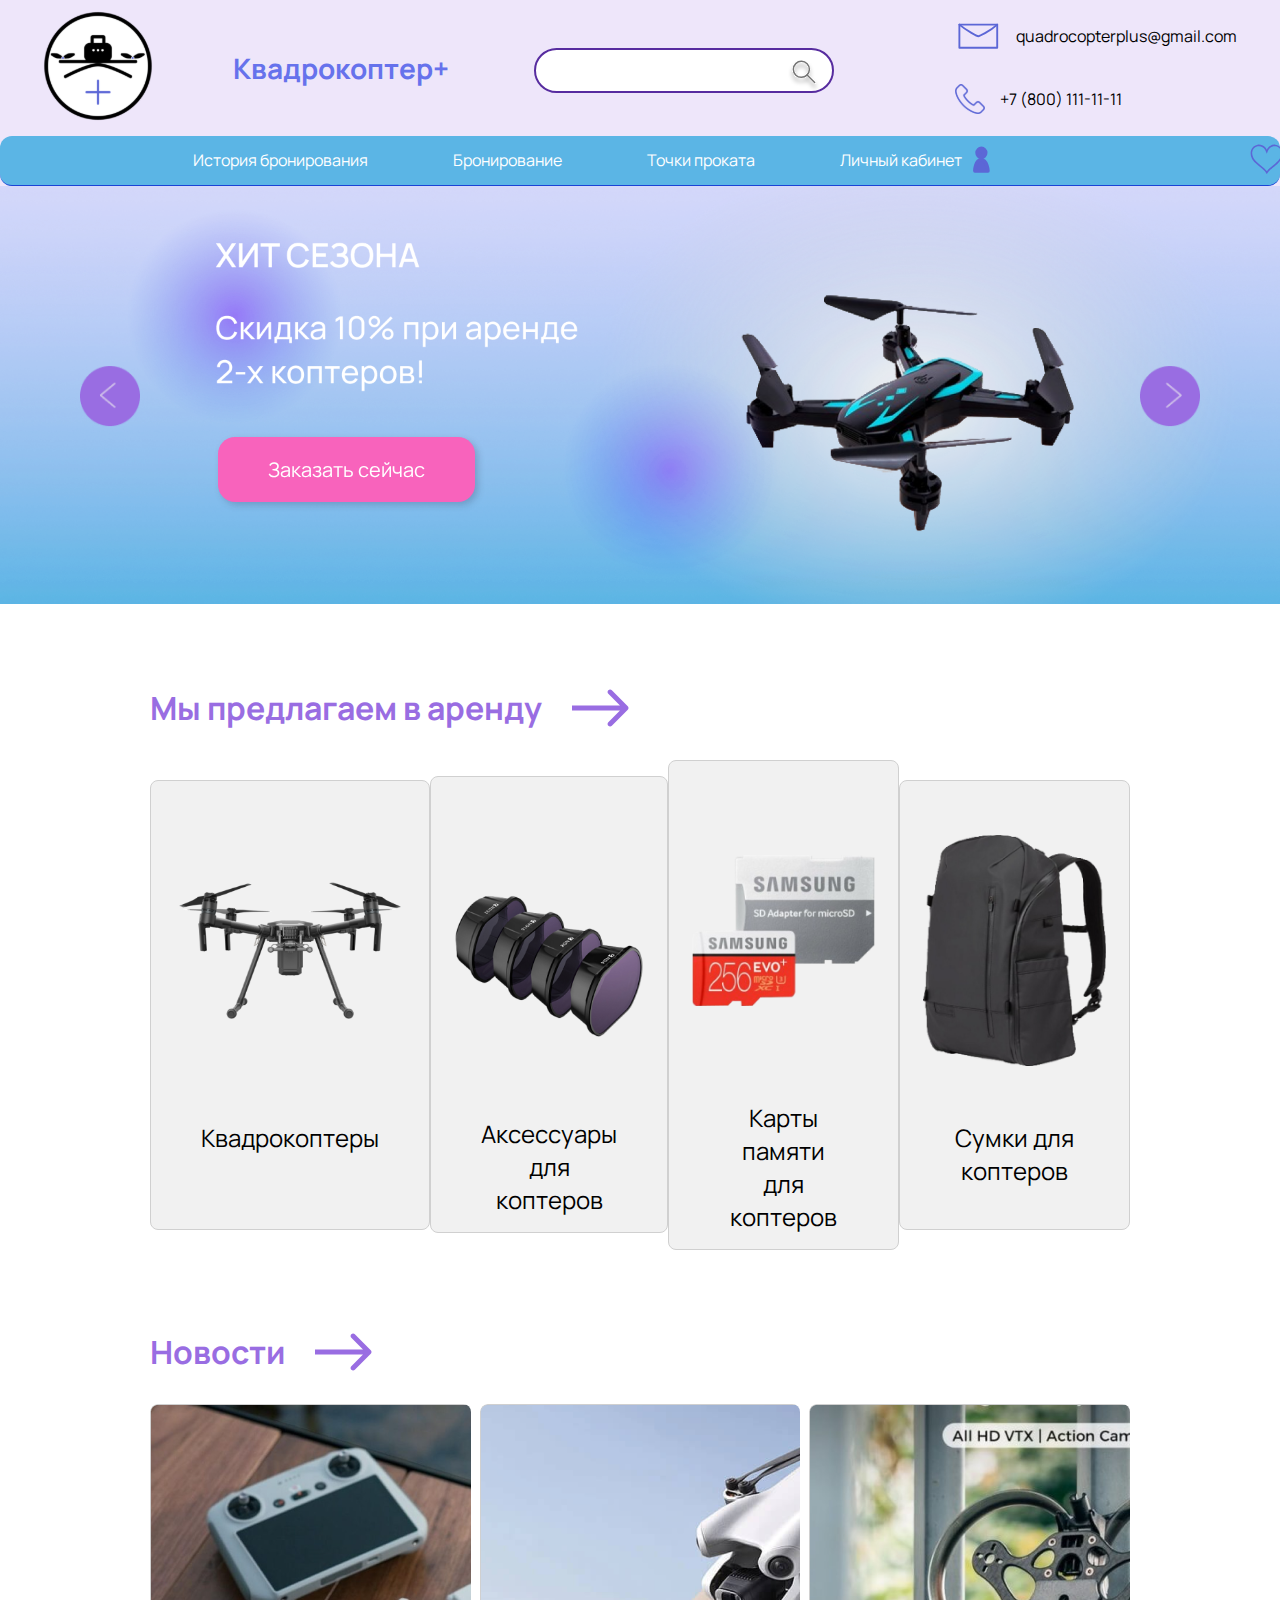
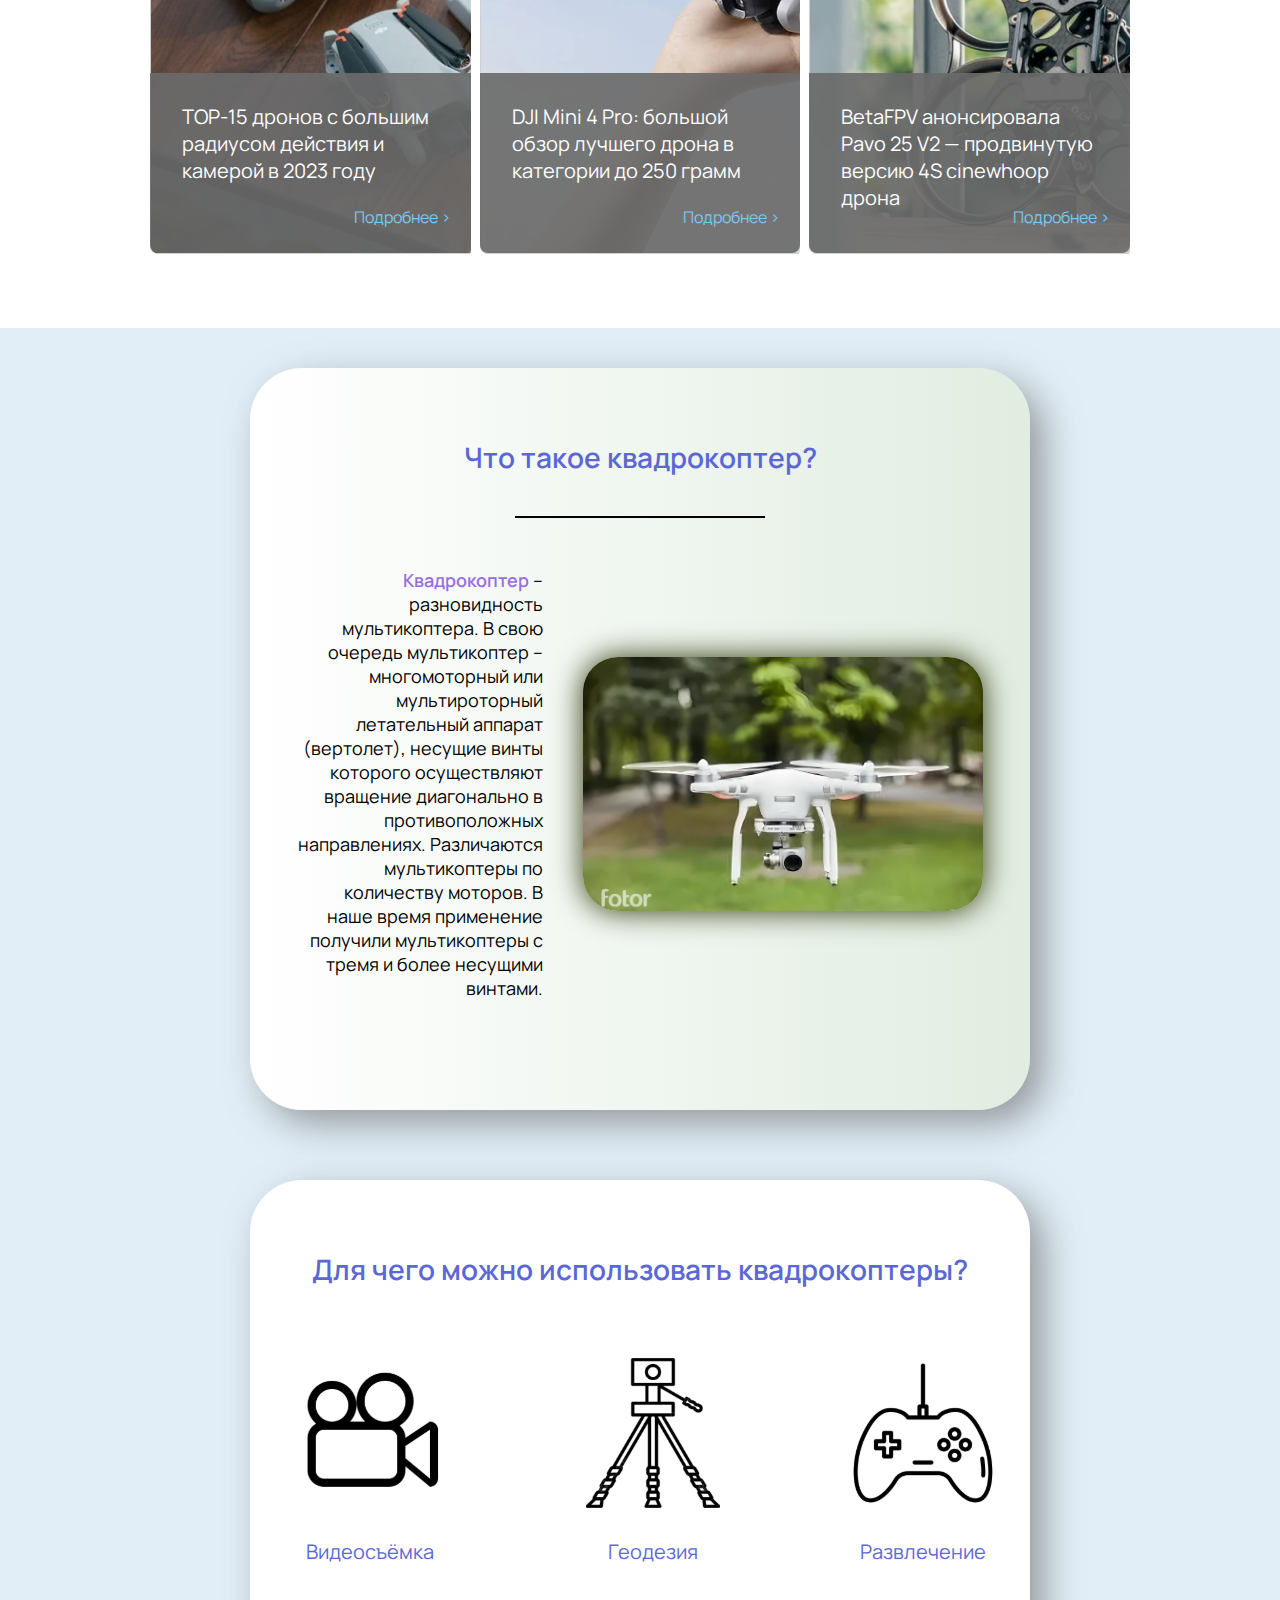
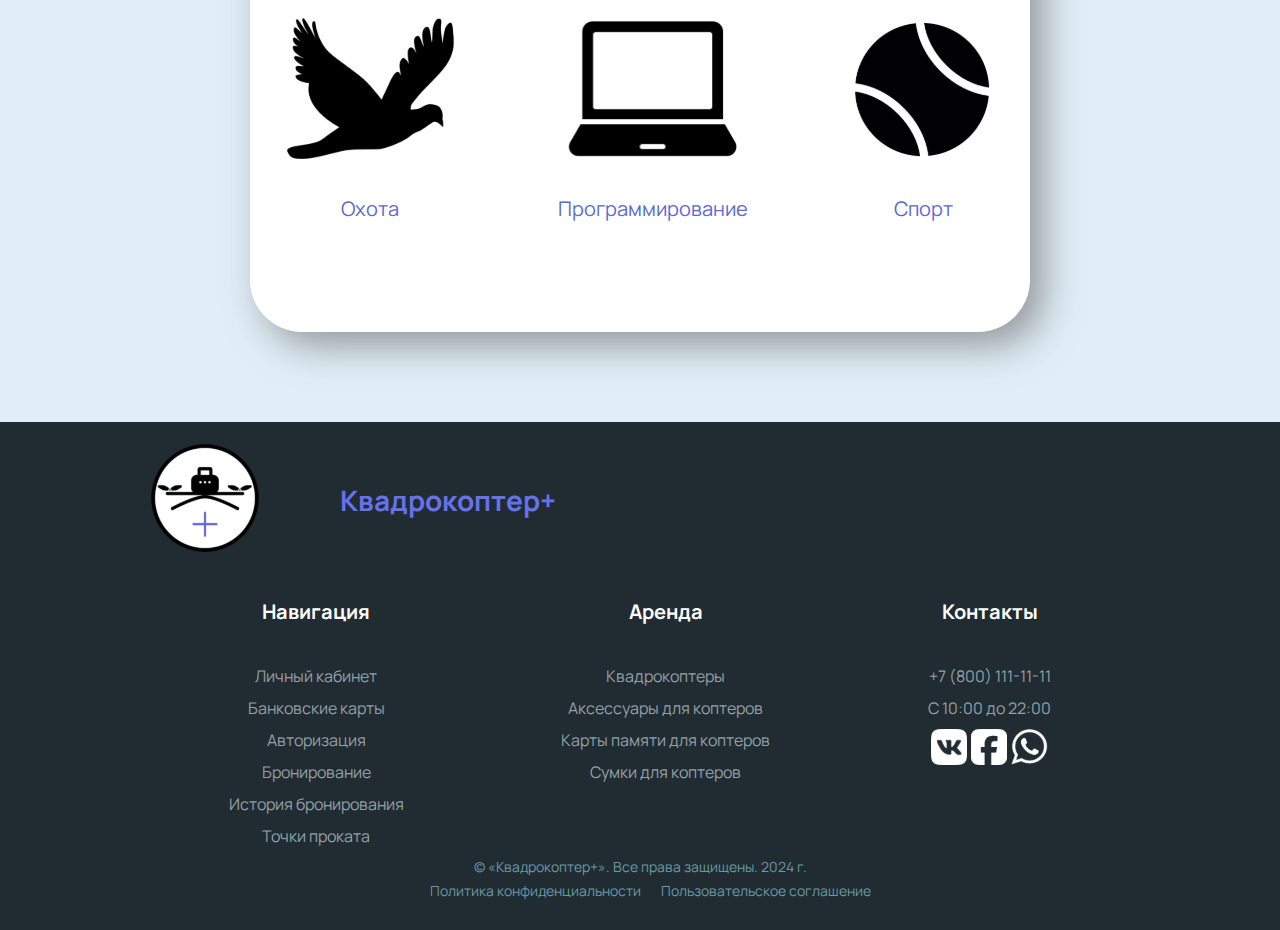
<file: index.html>
<!DOCTYPE html>
<html>
<head>
	<meta charset="utf-8">
	<meta name="viewport" content="width=device-width, initial-scale=1">
	<title>Квадрокоптер+</title>
	<link rel="stylesheet" type="text/css" href="style.css">

	<link rel="preconnect" href="https://fonts.googleapis.com">
<link rel="preconnect" href="https://fonts.gstatic.com" crossorigin>
<link href="https://fonts.googleapis.com/css2?family=Manrope:wght@200..800&display=swap" rel="stylesheet">
</head>
<body>
	<header>
		<div class="header">
			<div class="logo">
				<a href="index.html"><img src="./img/лого 1.svg" alt="Логотип Квадрокоптер+"></a>
				<a href="index.html"><h1>Квадрокоптер+</h1></a>
			</div>
			
			<div class="search">
				<input type="text" name="search_inp" id="search_inp">
				<button type="button"><img class="magnifier" src="img/лупа.svg" alt="лупа" srcset=""></button>
			</div>
			<div class="header-contacts">
				<div class="contact">
					<img src="./img/вход в личный каб 2.svg" alt="" srcset="">
					<p>quadrocopterplus@gmail.com</p>
				</div>
				<div class="contact">
					<img src="./img/image 23.svg" alt="" srcset="">
					<p>+7 (800) 111-11-11</p>
				</div>
			</div>
		</div>
		<nav>
			<div class="nav">
				<div class="nav-cont">
					<div class="nav-center-cont">
						<p class="nav-elem"><a href="history.html">История бронирования</a></p>
						<p class="nav-elem"><a href="product card.html">Бронирование</a></p>
						<p class="nav-elem"><a href="rental points.html">Точки проката</a></p>
						<div class="account">
							<p class="nav-elem"><a href="account.html">Личный кабинет </a></p>
							<img src="./img/вход в личный каб 1.svg" alt="Личный кабинет" srcset="">
						</div>
					</div>
				</div>
				<div class="nav-side">
					<button type="button"><img src="./img/избранные иконка.svg" alt="избранное" srcset=""></button>
					<button type="button"><img src="./img/корзина иконка.svg" alt="Корзина" srcset=""></button>
				</div>
			</div>
		</nav>
	</header>
	<main>
		<div class="slider-container">
			<div class="slider">
			  <div class="rotate-block">
				<div class="change-img">
				  <div class="change-img-slide">
					<div class="img">
					  	<img src="./img/слайдер 1 картинка.png" alt="Заказать коптер">
						<button class="slider-btn" type="button">Заказать сейчас</button>
					</div>
				  </div>
				  <div class="change-img-slide">
					<div class="img">
					  <img src="./img/summer.png" alt="kjsdncknlkfmkrs;">
					</div>
				  </div>
				</div>
			  </div>
			</div>
			<div class="arrows">
				<button onclick="slideImageBack()" class="prev"><img src="./img/стрелка влево слайдер.png" alt=""></button>
				<button onclick="slideImage()" class="next"><img src="./img/стрелка вправо слайдер.png" alt=""></button> 
			</div>
		</div>

		<script src="slider.js"></script>
		<div class="main-cont">
			<div class = "section">
				<div class="sect-name-arrow">
					<h1 class="sect-name"><a href="#">Мы предлагаем в аренду</a></h1>
					<img src="./img/стрелка заголовков.svg" alt="">
				</div>
				
				<div class="container-list">
					<div class = "list">
						<div class="list-img">
							<img src="./img/image 2.png" alt = "copters">
						</div>
						<h2>Квадрокоптеры</h2>
					</div>
					<div class = "list">
						<div class="list-img">
							<img src="./img/image 3.png" alt = "copters">
						</div>
						<h2>Аксессуары<br>для коптеров</h2>
					</div>
					<div class = "list">
						<div class="list-img">
							<img src="./img/image 4.png" alt = "copters">
						</div>
						<h2>Карты памяти<br>для коптеров</h2>
					</div>
					<div class = "list">
						<div class="list-img">
							<img src="./img/image 5.png" alt = "copters">
						</div>
						<h2>Сумки для коптеров</h2>
					</div>
				</div>
			</div>
			<div class = "section">
				<div class="sect-name-arrow">
					<h1 class="sect-name"><a href="#">Новости</a></h1>
					<img src="./img/стрелка заголовков.svg" alt="">
				</div>
				<div class="news-cont">
					<div class="news-elem">
						<img src="./img/Rectangle 68.png" alt="">
						<div class="news-info">
							<article class="about-new">TOP-15 дронов с большим радиусом действия и камерой в 2023 году</article>
							<p class="more-info"><a href="#">Подробнее ></a></p>
						</div>
					</div>
					<div class="news-elem">
						<img src="./img/Rectangle 59.png" alt="">
						<div class="news-info">
							<article class="about-new">DJI Mini 4 Pro: большой обзор лучшего дрона в категории до 250 грамм</article>
							<p class="more-info"><a href="#">Подробнее ></a></p>

						</div>
					</div>
					<div class="news-elem">
						<img src="./img/Rectangle 60.png" alt="">
						<div class="news-info">
							
							<article class="about-new">BetaFPV анонсировала Pavo 25 V2 — продвинутую версию 4S cinewhoop дрона</article>
							<p class="more-info"><a href="#">Подробнее ></a></p>
						</div>
					</div>
				</div>
			</div>
		</div>
		<div class="cont-info-copters">
			<div class="panel-cont">
				<div class="panel whatis-copters">
					<h1 class="sect-name name-info-copters">Что такое квадрокоптер?</h1>
					<hr>
					<div class="info-whatis-copters">
						<article><span class="special-txt">Квадрокоптер</span> – разновидность мультикоптера. В свою очередь мультикоптер – многомоторный или мультироторный летательный аппарат (вертолет), несущие винты которого осуществляют вращение диагонально в противоположных направлениях. Различаются мультикоптеры по количеству моторов. В наше время применение получили мультикоптеры с тремя и более несущими винтами.</article>
						<img src="./img/коптер.png" alt="Квадрокоптер" srcset="">
					</div>
				</div>
				<div class="panel cont-using-copters">
					<h1 class="sect-name name-info-copters">Для чего можно использовать квадрокоптеры?</h1>
					<div class="using-copters">
						<div class="using-copters-elem">
							<div class="animate-cont">
								<img src="./img/для чего нужны коптеры/видео.svg" alt="иконка видео" srcset="">
								<!--<p class="about-using">Одно из главных назначений квадрокоптера — помощь в создании интересных снимков и видео с необычных ракурсов. Мощный квадрокоптер способен подниматься на высоту до 6 км. Это позволит сделать эффектный панорамный пейзаж.</p>-->
								
							</div>
							<h3>Видеосъёмка</h3>
						</div>
						<div class="using-copters-elem">
							<div class="animate-cont">
								<img src="./img/для чего нужны коптеры/геодезия.svg" alt="иконка видео" srcset="">
								
								<!--<p class="about-using">Внедрение беспилотников позволило заменить ими другие летательные аппараты для выполнения съемки поверхности сверху. БПЛА могут использоваться для топографической съёмки следующего поколения для поиска залежей нефти и минералов.</p>-->
							</div>
							<h3>Геодезия</h3>
						</div>
						<div class="using-copters-elem">
							<div class="animate-cont">
								<img src="./img/для чего нужны коптеры/досуг.svg" alt="иконка видео" srcset="">
								
								<!--<p class="about-using">От такого подарка вряд ли откажется не только ребёнок, но и взрослый мужчина. Небольшие дроны можно запускать как на улице, так и дома, устраивать гонки или неожиданные розыгрыши.</p>-->
							</div>
							<h3>Развлечение</h3>
						</div>
						<div class="using-copters-elem">
							<div class="animate-cont">
								<img src="./img/для чего нужны коптеры/охота.svg" alt="иконка видео" srcset="">
								
								<!--<p class="about-using">Там, где человек спугнёт животных или навредит им одним своим присутствием, дроны подкрадутся незаметно, предварительно выследив объект съёмки с помощью тепловизоров.</p>-->
							</div>
							<h3>Охота</h3>
						</div>
						<div class="using-copters-elem">
							<div class="animate-cont">
								<img src="./img/для чего нужны коптеры/программирование.svg" alt="иконка видео" srcset="">
								
								<!--<p class="about-using">Дроны и квадрокоптеры могут использоваться в образовательных целях, помогая студентам изучать принципы полета, аэродинамику и программирование.</p>-->
							</div>
							<h3>Программирование</h3>
						</div>
						<div class="using-copters-elem">
							<div class="animate-cont">
								<img src="./img/для чего нужны коптеры/спорт.svg" alt="иконка видео" srcset="">
								
								<!--<p class="about-using">Дроны могут летать по гоночным трекам. Беспилотники мчались между деревьями с сумасшедшей скоростью, а их владельцы управляли устройствами с помощью VR-очков.</p>-->
							</div>
							<h3>Спорт</h3>
						</div>
						
					</div>
				</div>
			</div>
			
		</div>
		<div class="main-cont">

		</div>
		
		<footer>
			<div class="logo footer-logo">
				<a href="index.html"><img src="./img/лого 1.svg" alt="Логотип Квадрокоптер+"></a>
				<a href="index.html"><h1>Квадрокоптер+</h1></a>
			</div>
			<div class="main-cont">
				<div class="footer-elems">
					<div class="nav-footer">
						<h2>Навигация</h2>
						<p class="nav-foot-elem"><a href="">Личный кабинет</a></p>
						<p class="nav-foot-elem"><a href="">Банковские карты</a></p>
						<p class="nav-foot-elem"><a href="">Авторизация</a></p>
						<p class="nav-foot-elem"><a href="">Бронирование</a></p>
						<p class="nav-foot-elem"><a href="">История бронирования</a></p>
						<p class="nav-foot-elem"><a href="">Точки проката</a></p>
					</div>
					<div class="nav-footer">
						<h2>Аренда</h2>
						<p class="nav-foot-elem"><a href="">Квадрокоптеры</a></p>
						<p class="nav-foot-elem"><a href="">Аксессуары для коптеров</a></p>
						<p class="nav-foot-elem"><a href="">Карты памяти для коптеров</a></p>
						<p class="nav-foot-elem"><a href="">Сумки для коптеров</a></p>
					</div>
					<div class="nav-footer">
						<h2>Контакты</h2>
						<p class="nav-foot-elem footer-contacts"><a href="tel:+78001111111">+7 (800) 111-11-11</a></p>
						<p class="nav-foot-elem footer-contacts">С 10:00 до 22:00<p>
						<div class="soc-media">
							<a href="#"><img src="img/иконки соцсетей/вк.svg" alt="" srcset=""></a>
							<a href="#"><img src="img/иконки соцсетей/ватсап.svg" alt="" srcset=""></a>
							<a href="#"><img src="img/иконки соцсетей/фейсбук.svg" alt="" srcset=""></a>
						</div>
					</div>
				</div>
				<div class="copyright">
					<p>© «Квадрокоптер+». Все права защищены. 2024 г.</p>
					<div class="docs">
						<p><a href="#">Политика конфиденциальности</a></p>
						<p><a href="#">Пользовательское соглашение</a></p>
					</div>
				</div>
			</div>
		</footer>
	</main>
	<script src="slider.js"></script>
</body>
</html>
</file>
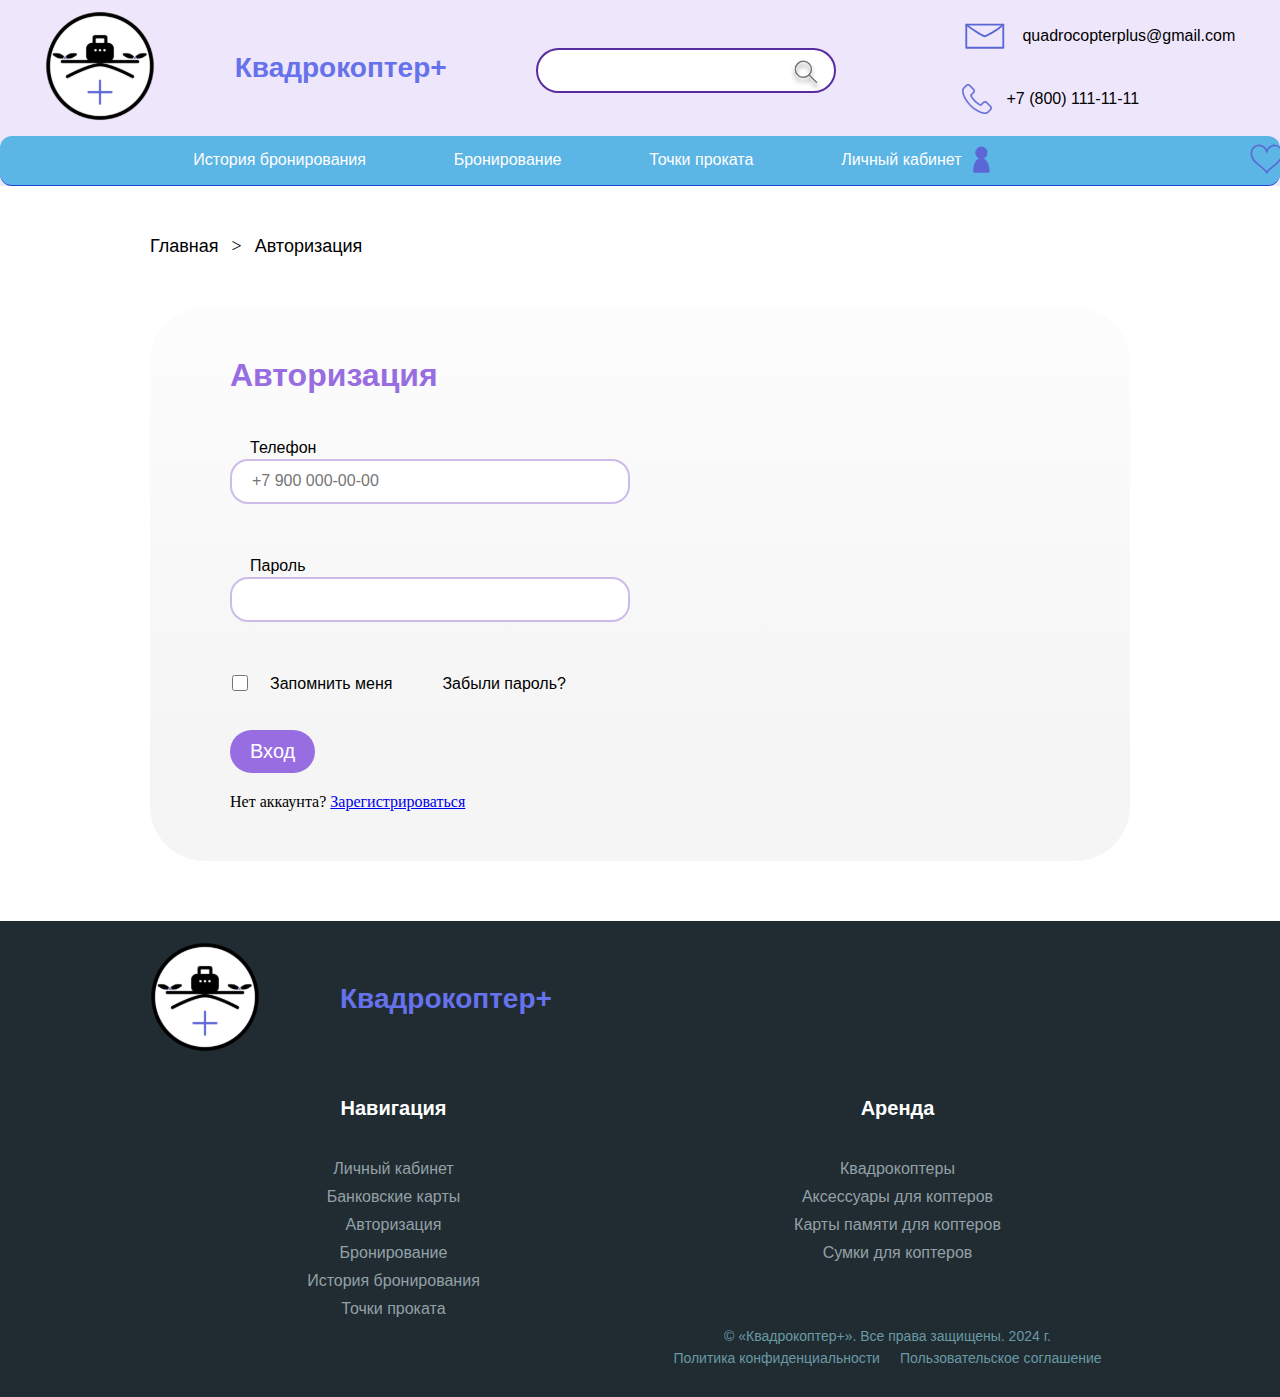
<file: authorisation.html>
<!DOCTYPE html>
<html lang="en">
<head>
    <meta charset="UTF-8">
    <meta name="viewport" content="width=device-width, initial-scale=1.0">
    <link rel="stylesheet" href="style-author.css">
    <title>Форма авторизации</title>
</head>
<body>
    <header>
		<div class="header">
			<div class="logo">
				<a href="index.html"><img src="./img/лого 1.svg" alt="Логотип Квадрокоптер+"></a>
				<a href="index.html"><h1>Квадрокоптер+</h1></a>
			</div>
			
			<div class="search">
				<input type="text" name="search_inp" id="search_inp">
				<button type="button"><img class="magnifier" src="img/лупа.svg" alt="лупа" srcset=""></button>
			</div>
			<div class="header-contacts">
				<div class="contact">
					<img src="./img/вход в личный каб 2.svg" alt="" srcset="">
					<p>quadrocopterplus@gmail.com</p>
				</div>
				<div class="contact">
					<img src="./img/image 23.svg" alt="" srcset="">
					<p>+7 (800) 111-11-11</p>
				</div>
			</div>
		</div>
		<nav>
			<div class="nav">
				<div class="nav-cont">
					<div class="nav-center-cont">
						<p class="nav-elem"><a href="history.html">История бронирования</a></p>
						<p class="nav-elem"><a href="product card.html">Бронирование</a></p>
						<p class="nav-elem"><a href="rental points.html">Точки проката</a></p>
						<div class="account">
							<p class="nav-elem"><a href="#">Личный кабинет </a></p>
							<img src="./img/вход в личный каб 1.svg" alt="" srcset="">
						</div>
					</div>
				</div>
				<div class="nav-side">
					<button type="button"><img src="./img/избранные иконка.svg" alt="" srcset=""></button>
					<button type="button"><img src="./img/корзина иконка.svg" alt="" srcset=""></button>
				</div>
			</div>
			
		</nav>
	</header>
        
        
	<div class="main-cont">
		<div class="whatpage">
			<p><a href="index.html">Главная</a></p>
			<p> > </p>
			<p><a href="registration.html">Авторизация</a></p>
		</div>
		<div class="cont-form">
			<form action="">
				<h1 class="sect-name">Авторизация</h1>
				<ul class="inputs">
					<li>
						<label for="phone">Телефон</label>
						<input type="text" name="phone" placeholder="+7 900 000-00-00" id="phone">
						<p id="phoneError"></p><br>
					</li>
					<li>
						<label for="password">Пароль</label>
						<input type="password" name="password" placeholder="" id="password">
						<p id="passwordError"></p><br>
					</li>
					<li class="checkbox" style="flex-direction: row-reverse;">
						<a href="#">Забыли пароль?</a>
    					<label for="remember">Запомнить меня</label>
						<input type="checkbox" id="remember" name="remember"/>
					</li>
					<li>
						<button type="button" onclick="validate()">Вход</button>
					</li>
				</ul>
			</form>
			<p>Нет аккаунта? <a href="authorisation.html">Зарегистрироваться</a></p>
		</div>
	</div>
	<footer>
		<div class="logo footer-logo">
			<a href="index.html"><img src="./img/лого 1.svg" alt="Логотип Квадрокоптер+"></a>
			<a href="index.html"><h1>Квадрокоптер+</h1></a>
		</div>
		<div class="main-cont">
			<div class="footer-elems">
				<div class="nav-footer">
					<h2>Навигация</h2>
					<p class="nav-foot-elem"><a href="">Личный кабинет</a></p>
					<p class="nav-foot-elem"><a href="">Банковские карты</a></p>
					<p class="nav-foot-elem"><a href="">Авторизация</a></p>
					<p class="nav-foot-elem"><a href="">Бронирование</a></p>
					<p class="nav-foot-elem"><a href="">История бронирования</a></p>
					<p class="nav-foot-elem"><a href="">Точки проката</a></p>
				</div>
				<div class="nav-footer">
					<h2>Аренда</h2>
					<p class="nav-foot-elem"><a href="">Квадрокоптеры</a></p>
					<p class="nav-foot-elem"><a href="">Аксессуары для коптеров</a></p>
					<p class="nav-foot-elem"><a href="">Карты памяти для коптеров</a></p>
					<p class="nav-foot-elem"><a href="">Сумки для коптеров</a></p>
				</div>
				<div class="nav-footer">
					<h2>Контакты</h2>
					<p class="nav-foot-elem footer-contacts"><a href="tel:+78001111111">+7 (800) 111-11-11</a></p>
					<p class="nav-foot-elem footer-contacts">С 10:00 до 22:00<p>
					<div class="soc-media">
						<a href="#"><img src="img/иконки соцсетей/вк.svg" alt="" srcset=""></a>
						<a href="#"><img src="img/иконки соцсетей/ватсап.svg" alt="" srcset=""></a>
						<a href="#"><img src="img/иконки соцсетей/фейсбук.svg" alt="" srcset=""></a>
					</div>
				</div>
			</div>
			<div class="copyright">
				<p>© «Квадрокоптер+». Все права защищены. 2024 г.</p>
				<div class="docs">
					<p><a href="#">Политика конфиденциальности</a></p>
					<p><a href="#">Пользовательское соглашение</a></p>
				</div>
			</div>
		</div>
	</footer>
    <script src="validation-author.js"></script>
</body>
</html>
</file>
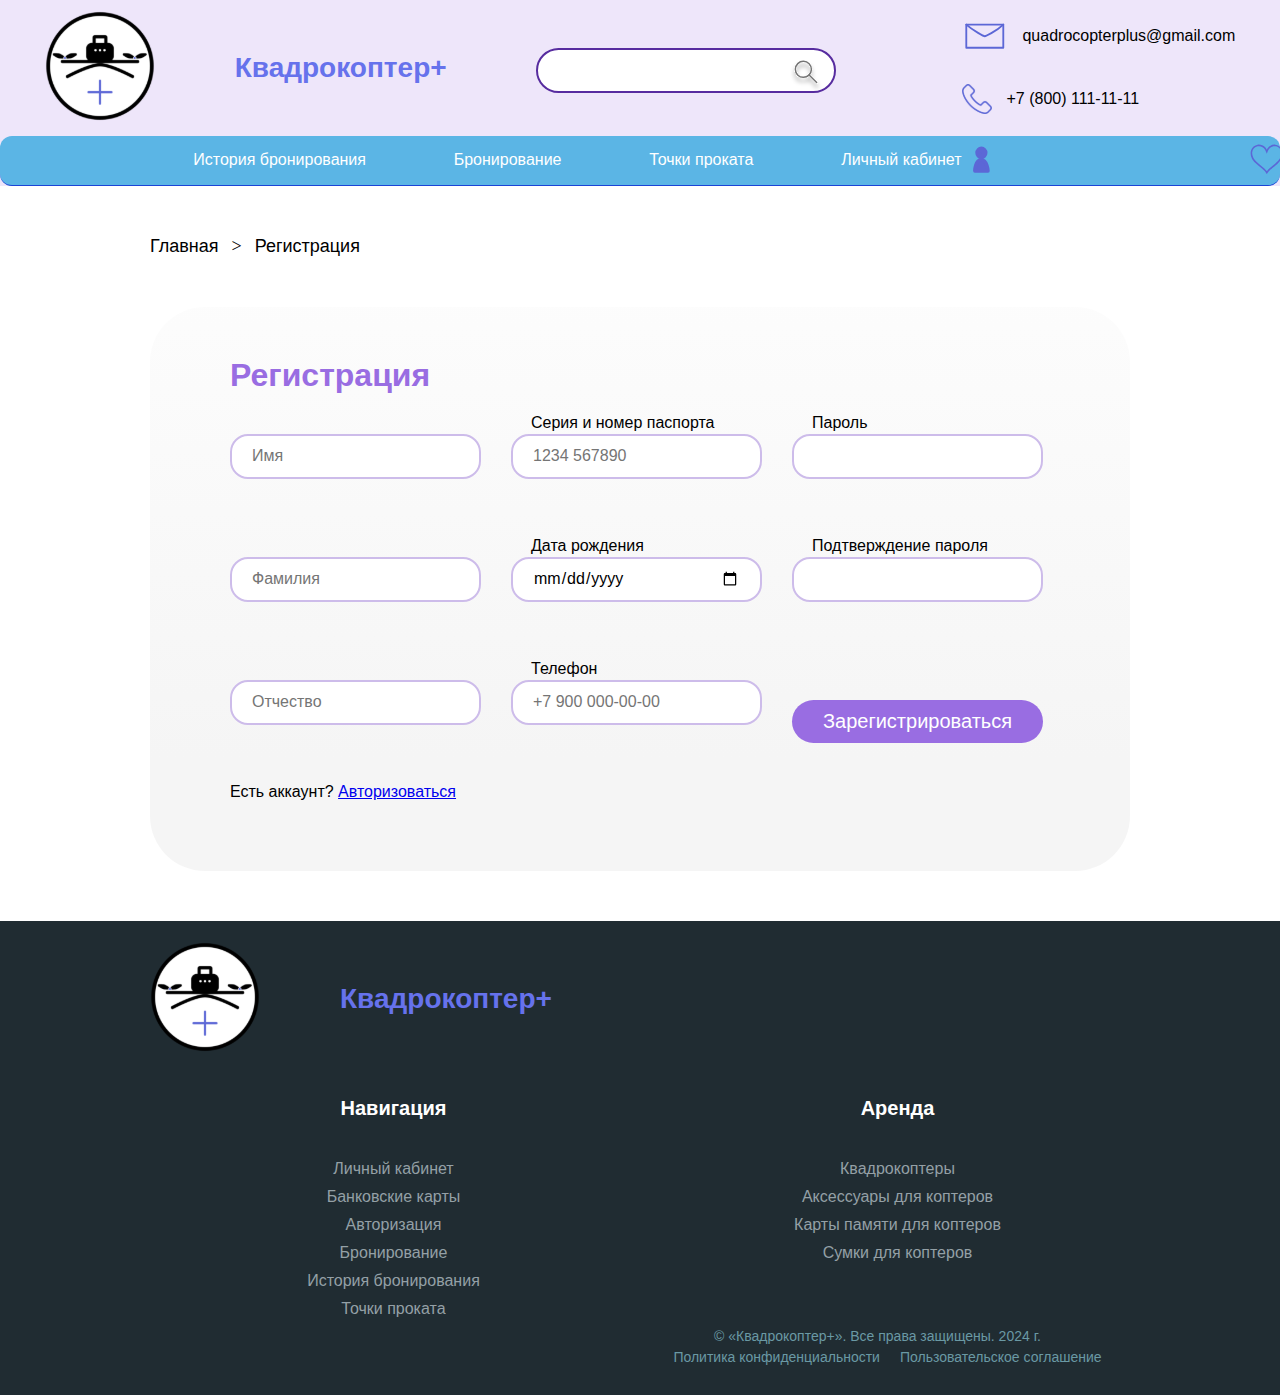
<file: registration.html>
<!DOCTYPE html>
<html lang="en">
<head>
    <meta charset="UTF-8">
    <meta name="viewport" content="width=device-width, initial-scale=1.0">
    <link rel="stylesheet" href="style-registr.css">
    <title>Форма регистрации</title>
</head>
<body>
    <header>
		<div class="header">
			<div class="logo">
				<a href="index.html"><img src="./img/лого 1.svg" alt="Логотип Квадрокоптер+"></a>
				<a href="index.html"><h1>Квадрокоптер+</h1></a>
			</div>
			
			<div class="search">
				<input type="text" name="search_inp" id="search_inp">
				<button type="button"><img class="magnifier" src="img/лупа.svg" alt="лупа" srcset=""></button>
			</div>
			<div class="header-contacts">
				<div class="contact">
					<img src="./img/вход в личный каб 2.svg" alt="" srcset="">
					<p>quadrocopterplus@gmail.com</p>
				</div>
				<div class="contact">
					<img src="./img/image 23.svg" alt="" srcset="">
					<p>+7 (800) 111-11-11</p>
				</div>
			</div>
		</div>
		<nav>
			<div class="nav">
				<div class="nav-cont">
						<div class="nav-center-cont">
                            <p class="nav-elem"><a href="history.html">История бронирования</a></p>
                            <p class="nav-elem"><a href="product card.html">Бронирование</a></p>
                            <p class="nav-elem"><a href="rental points.html">Точки проката</a></p>
                            <div class="account">
								<p class="nav-elem"><a href="#">Личный кабинет </a></p>
								<img src="./img/вход в личный каб 1.svg" alt="" srcset="">
							</div>
						</div>
					
				</div>
				<div class="nav-side">
					<button type="button"><img src="./img/избранные иконка.svg" alt="" srcset=""></button>
					<button type="button"><img src="./img/корзина иконка.svg" alt="" srcset=""></button>
				</div>
			</div>
		</nav>
	</header>
    <div class="main-cont">
        <div class="whatpage">
            <p><a href="index.html">Главная</a></p>
            <p> > </p>
            <p><a href="registration.html">Регистрация</a></p>
        </div>
        <div class="cont-form">
            <h1 class="sect-name">Регистрация</h1>
            <form action="">
                <ul class="inputs">
                    <li>
                        <input type="text" name="first_name" placeholder="Имя" id="first_name" required>
                        <p id="firstNameError"></p><br>
                    </li>
                    <li>
                        <label for="passport">Серия и номер паспорта</label>
                        <input type="number" name="passport" placeholder="1234 567890" id="passport" max="11">
                        <p id="passportError"></p><br>
                    </li>
                    <li>
                        <label for="password">Пароль</label>
                        <input type="password" name="password" placeholder="" id="password">
                        <p id="passwordError"></p><br>
                    </li>
                    <li>
                        <input type="text" name="last_name" placeholder="Фамилия" id="last_name" required>
                        <p id="lastNameError"></p><br>
                    </li>
                    <li>
                        <label for="dateOf-birth">Дата рождения</label>
                        <input type="date" name="dateOf-birth" placeholder="01.01.1999" id="dateOf-birth" min="0" max="125">
                        <p id="dateOfBirthError"></p><br>
                    </li>
                    <li>
                        <label for="confirmation">Подтверждение пароля</label>
                        <input type="password" name="confirmation" placeholder="" id="confirmation">
                        <p id="confirmationError"></p><br>
                    </li>
                    <li>
                        <input type="text" name="patronymic" placeholder="Отчество" id="patronymic">
                        <p id="patronymicError"></p><br>
                    </li>
                    <li>
                        <label for="phone">Телефон</label>
                        <input type="text" name="phone" placeholder="+7 900 000-00-00" id="phone">
                        <p id="phoneError"></p><br>
                    </li>
                    <li>
                        <button type="button" onclick="validate()">Зарегистрироваться</button>
                    </li>
                    <li>
                        <p>Есть аккаунт? <a href="authorisation.html">Авторизоваться</a></p>
                    </li>
                </ul>
            </form>
        </div>
    </div>
    <footer>
        <div class="logo footer-logo">
			<a href="index.html"><img src="./img/лого 1.svg" alt="Логотип Квадрокоптер+"></a>
			<a href="index.html"><h1>Квадрокоптер+</h1></a>
        </div>
        <div class="main-cont">
            <div class="footer-elems">
                <div class="nav-footer">
                    <h2>Навигация</h2>
                    <p class="nav-foot-elem"><a href="">Личный кабинет</a></p>
                    <p class="nav-foot-elem"><a href="">Банковские карты</a></p>
                    <p class="nav-foot-elem"><a href="">Авторизация</a></p>
                    <p class="nav-foot-elem"><a href="">Бронирование</a></p>
                    <p class="nav-foot-elem"><a href="">История бронирования</a></p>
                    <p class="nav-foot-elem"><a href="">Точки проката</a></p>
                </div>
                <div class="nav-footer">
                    <h2>Аренда</h2>
                    <p class="nav-foot-elem"><a href="">Квадрокоптеры</a></p>
                    <p class="nav-foot-elem"><a href="">Аксессуары для коптеров</a></p>
                    <p class="nav-foot-elem"><a href="">Карты памяти для коптеров</a></p>
                    <p class="nav-foot-elem"><a href="">Сумки для коптеров</a></p>
                </div>
                <div class="nav-footer">
                    <h2>Контакты</h2>
                    <p class="nav-foot-elem footer-contacts"><a href="tel:+78001111111">+7 (800) 111-11-11</a></p>
                    <p class="nav-foot-elem footer-contacts">С 10:00 до 22:00<p>
                    <div class="soc-media">
                        <a href="#"><img src="img/иконки соцсетей/вк.svg" alt="" srcset=""></a>
                        <a href="#"><img src="img/иконки соцсетей/ватсап.svg" alt="" srcset=""></a>
                        <a href="#"><img src="img/иконки соцсетей/фейсбук.svg" alt="" srcset=""></a>
                    </div>
                </div>
            </div>
            <div class="copyright">
                <p>© «Квадрокоптер+». Все права защищены. 2024 г.</p>
                <div class="docs">
                    <p><a href="#">Политика конфиденциальности</a></p>
                    <p><a href="#">Пользовательское соглашение</a></p>
                </div>
            </div>
        </div>
    </footer>
    <script src="validation-regis.js"></script>
</body>
</html>
</file>
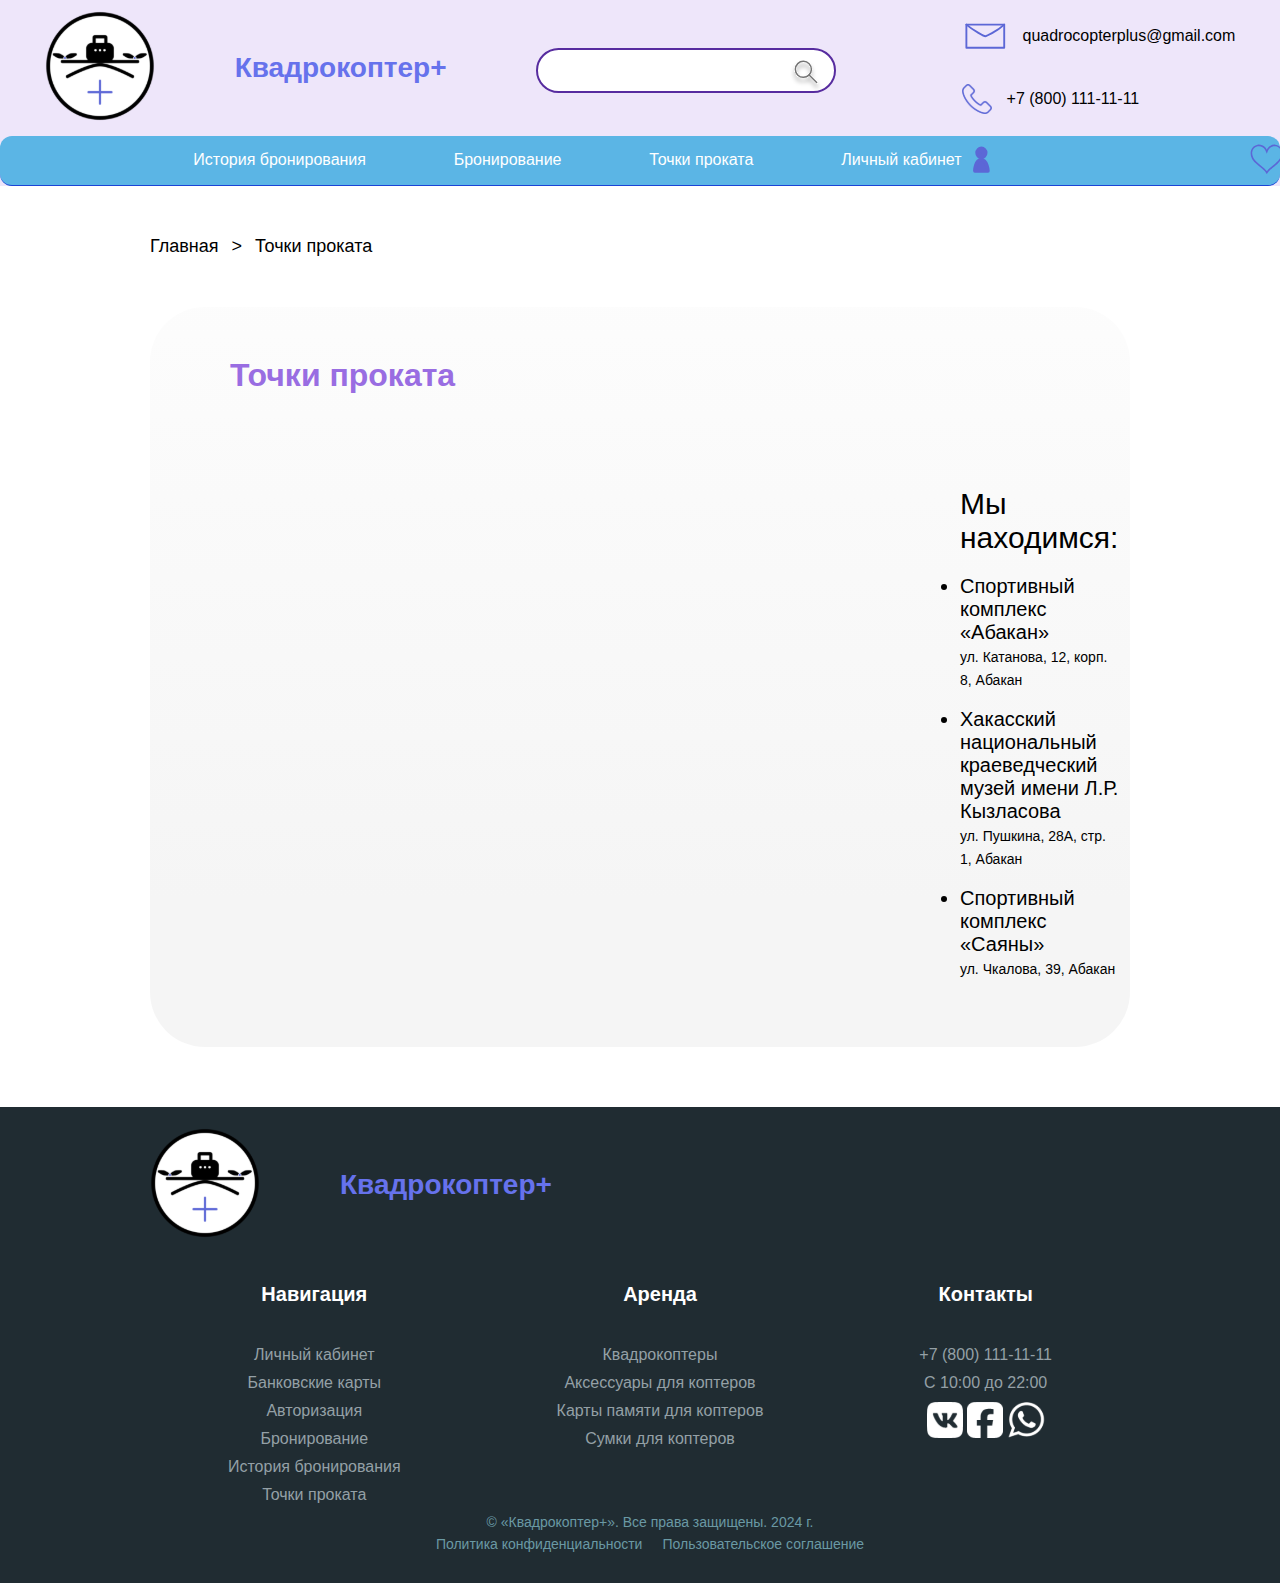
<file: rental points.html>
<!DOCTYPE html>
<html lang="en">
<head>
    <meta charset="UTF-8">
    <meta name="viewport" content="width=device-width, initial-scale=1.0">
    <link rel="stylesheet" href="style-points.css">
	<script src="https://api-maps.yandex.ru/2.1/?apikey=d8058bcb-be2c-43e2-9163-6323ee779be2&lang=ru_RU" type="text/javascript">
    </script>
    <title>Точки проката</title>
</head>
<body>
    <header>
		<div class="header">
			<div class="logo">
				<a href="index.html"><img src="./img/лого 1.svg" alt="Логотип Квадрокоптер+"></a>
				<a href="index.html"><h1>Квадрокоптер+</h1></a>
			</div>
			
			<div class="search">
				<input type="text" name="search_inp" id="search_inp">
				<button type="button"><img class="magnifier" src="img/лупа.svg" alt="лупа" srcset=""></button>
			</div>
			<div class="header-contacts">
				<div class="contact">
					<img src="./img/вход в личный каб 2.svg" alt="" srcset="">
					<p>quadrocopterplus@gmail.com</p>
				</div>
				<div class="contact">
					<img src="./img/image 23.svg" alt="" srcset="">
					<p>+7 (800) 111-11-11</p>
				</div>
			</div>
		</div>
		<nav>
			<div class="nav">
				<div class="nav-cont">
					<div class="nav-center-cont">
						<p class="nav-elem"><a href="history.html">История бронирования</a></p>
						<p class="nav-elem"><a href="product card.html">Бронирование</a></p>
						<p class="nav-elem"><a href="rental points.html">Точки проката</a></p>
						<div class="account">
							<p class="nav-elem"><a href="#">Личный кабинет </a></p>
							<img src="./img/вход в личный каб 1.svg" alt="" srcset="">
						</div>
					</div>
				</div>
				<div class="nav-side">
					<button type="button"><img src="./img/избранные иконка.svg" alt="" srcset=""></button>
					<button type="button"><img src="./img/корзина иконка.svg" alt="" srcset=""></button>
				</div>
			</div>
			
		</nav>
	</header>
        
        
	<div class="main-cont">
		<div class="whatpage">
			<p><a href="index.html">Главная</a></p>
			<p> > </p>
			<p><a href="registration.html">Точки проката</a></p>
		</div>
		<div class="cont-map">
			<div class="left-cont">
				<h1 class="sect-name">Точки проката</h1>
				<div id="map" style="width: 600px; height: 400px"></div>
			</div>
			<div class="right-cont">
				<p>Мы находимся:</p>
				<ul class="listOf-points">
					<li>Спортивный комплекс «Абакан»<br><span>ул. Катанова, 12, корп. 8, Абакан</span></li>
					<li>Хакасский национальный краеведческий музей имени Л.Р. Кызласова<br><span>ул. Пушкина, 28А, стр. 1, Абакан</span></li>
					<li>Спортивный комплекс «Саяны»<br><span>​ул. Чкалова, 39, Абакан</span></li>
				</ul>
			</div>

		</div>
	</div>
	<footer>
		<div class="logo footer-logo">
			<a href="index.html"><img src="./img/лого 1.svg" alt="Логотип Квадрокоптер+"></a>
			<a href="index.html"><h1>Квадрокоптер+</h1></a>
		</div>
		<div class="main-cont">
			<div class="footer-elems">
				<div class="nav-footer">
					<h2>Навигация</h2>
					<p class="nav-foot-elem"><a href="">Личный кабинет</a></p>
					<p class="nav-foot-elem"><a href="">Банковские карты</a></p>
					<p class="nav-foot-elem"><a href="">Авторизация</a></p>
					<p class="nav-foot-elem"><a href="">Бронирование</a></p>
					<p class="nav-foot-elem"><a href="">История бронирования</a></p>
					<p class="nav-foot-elem"><a href="">Точки проката</a></p>
				</div>
				<div class="nav-footer">
					<h2>Аренда</h2>
					<p class="nav-foot-elem"><a href="">Квадрокоптеры</a></p>
					<p class="nav-foot-elem"><a href="">Аксессуары для коптеров</a></p>
					<p class="nav-foot-elem"><a href="">Карты памяти для коптеров</a></p>
					<p class="nav-foot-elem"><a href="">Сумки для коптеров</a></p>
				</div>
				<div class="nav-footer">
					<h2>Контакты</h2>
					<p class="nav-foot-elem footer-contacts"><a href="tel:+78001111111">+7 (800) 111-11-11</a></p>
					<p class="nav-foot-elem footer-contacts">С 10:00 до 22:00<p>
					<div class="soc-media">
						<a href="#"><img src="img/иконки соцсетей/вк.svg" alt="" srcset=""></a>
						<a href="#"><img src="img/иконки соцсетей/ватсап.svg" alt="" srcset=""></a>
						<a href="#"><img src="img/иконки соцсетей/фейсбук.svg" alt="" srcset=""></a>
					</div>
				</div>
			</div>
			<div class="copyright">
				<p>© «Квадрокоптер+». Все права защищены. 2024 г.</p>
				<div class="docs">
					<p><a href="#">Политика конфиденциальности</a></p>
					<p><a href="#">Пользовательское соглашение</a></p>
				</div>
			</div>
		</div>
	</footer>
	<script type="text/javascript">
		ymaps.ready(init);
		function init(){
			var myMap = new ymaps.Map("map", {
				center: [53.72020684908558,91.47447109737877],
				zoom: 16
			}),
			myPlacemark = new ymaps.Placemark(myMap.getCenter(), {
            hintContent: 'Точка проката Квадрокоптер+',
            balloonContent: 'Основная точка проката'
        }, {
            iconLayout: 'default#image',
            iconImageHref: 'https://pngimg.com/uploads/google_maps_pin/google_maps_pin_PNG79.png',
            iconImageSize: [40, 42],
            iconImageOffset: [-20, -40]
        });
		myMap.geoObjects.add(myPlacemark);
		}
	</script>
</body>
</html>
</file>
<file: style.css>
* {
	margin: 0;
	padding: 0;
	box-sizing: border-box;
}

header {
	width: 100%;
	background-color: #eee6fa;
}

.header, .logo {
	display: flex;
	align-items: center;
}
.logo > a > h1 {
	margin-left: 80px;
	font-family: "Manrope", sans-serif;
	color: #6672EC;
	font-size: 28px;
}

.header { justify-content: space-around;}

.logo > a > img {
	width: 110px;
	margin: 10px 0;
}

.logo > a {
	text-decoration: none;
}

.header-contacts {
	display: flex;
	flex-direction: column;
	height: 93px;
	justify-content: space-between;
}

.contact {
	display: flex;
	align-items: center;
}

.contact>p {
	font-family: "Manrope", sans-serif;
	font-size: 16px;
	margin-left: 15px;
}

.contact>img {
	height: 30px;
}

.search>button {
	position: relative;
	right: 50px;
	top: 15px;

	height: 35px;

	border: none;
	background-color: #ffffff00;
}

#search_inp {
	border: 2px #572C9F solid;
	border-radius: 38px;
	width: 300px; height: 45px;
	padding: 0 50px 0 20px;
	font-size: 20px;
}

nav {
	background-color: #5BB5E5;
	min-height: 50px;
	border-bottom: 1px #1B44D6 solid;
	border-radius: 12px;

	display: flex;
	justify-content: center;
}

.nav {
	display: flex;
	flex-direction: row;
}
.nav-cont {
	width: 100%;
	display: flex;
	align-items: center;
}

.nav-center-cont {
	width: 800px;
	justify-content: space-between;
}

.account, .nav-center-cont {
	display: flex;
	align-items: center;
}

.nav-elem { font-family: "Manrope", sans-serif;}

.nav-side {
	display: flex;
	flex-direction: row;
	position: relative;
	left: 27%;
}

.nav-side>button { 
	background-color: #ffffff00;
	border: none;
	margin-left: 15px;
}

.nav-side>button>img { height: 30px;}

.nav-elem>a {
	text-decoration: none;
	color: #fff;
}

.account>img {
	height: 30px;
	margin-left: 7px;
}







.slider-container {
    position: relative;
    width: 100%;
    height: 450px;
    margin: 0 auto;
    overflow: hidden;
}

.slider {
	display: flex;
	transition: transform 0.5s ease-in-out;
}

.slider img {
	width: 100%;
	height: 100%;
	object-fit: cover;
}

.rotate-block {
  	width: 100%;
}

.change-img {
    width: 100%;
    height: 100%;
}

.change-img-slide {  display: none;}

.change-img-slide.active { display: block;}

.change-img-slide {
	width: 100%;
	height: 100%;
	position: relative;
}

.img {
	position: absolute;
	width: 100%;
	display: flex;
	justify-content: center;
	align-items: center;
	transition: 1s;
	backface-visibility: hidden;
}

.img > img {
  	height: auto;
}

.slider-image {
	display: none;
	width: 100%;
	height: auto;
	transition: transform 0.5s ease;
}

.prev>img, .next>img { width: 60px;}

.prev, .next  {
    font-size: 20px;
    background-color: #ffffff00;
    border: none;
    color: #fff;
    position: absolute;
    top: 40%;
    cursor: pointer;
	transition: .3s ease-in-out;
}

.prev { left: 80px;}
.next { right: 80px;}

.prev:hover { left: 60px;}

.next:hover { right: 60px;}

.slider-btn {
	position: absolute;
	left: 17%;
	top: 60%;
	padding: 19px 50px;

	background-color: #f863bc;
	border-radius: 17px;
	border: none;

	font-family: 'Manrope', sans-serif;
	color: #fff;
	font-size: 20px;
	cursor: pointer;
	box-shadow: 3px 3px 7px #27283d39;
}

.slider-btn:active {
	box-shadow: 1px 1px 7px #27283d39;
	transform: translate(2px, 2px);
}

.main-cont { margin: 0 150px; box-sizing: border-box;}

.section {	margin-top: 50px;}

.sect-name-arrow {
	display: flex;
	align-items: center;
	margin-bottom: 30px;
}

.sect-name {
	font-family: "Manrope", sans-serif;
	color: #996de2;
	margin-right: 30px;
}
.sect-name>a {
	text-decoration: none;
	color: #996de2;
}
.container-list {
	display: flex;
	justify-content: space-between;
	align-items: center;
}

.list {
	background-color: #F1F1F1;
	border: 1px solid #D0D0D0;
	border-radius: 8px;

	margin: 0 0 30px 0;
	min-height: 450px;

	display: inline-block;
	text-align: center;
	width: 285px;

	position: relative;
	box-sizing: border-box;

	cursor: pointer;
}

.list>h2 {
	color: rgb(0, 0, 0);
	font-family: "Manrope", sans-serif;
	justify-content: center;
	align-items: center;
	align-content: center;
	margin-bottom: 16px;
	padding: 0 50px;
}

.list-img {
	display: flex;
	align-items: center;
	justify-content: center;
	
	min-height: 340px;
}

.list-img>img {
	width: 80%;
	margin: 20px 0;
}

.list>h2 {
	font-family: "Manrope", sans-serif;
	font-weight: 400;
	place-content: end center;
}

.list:hover {
	box-shadow: 1px 2px 10px #27283d2f;
}


.news-cont {
	display: flex;
	gap: 1vh;
	margin-bottom: 70px;
}

.news-elem {
	position: relative;
	z-index: 0;
	border-radius: 8px;
	overflow: hidden;
}

.news-info {
	width: 100%;
	min-height: 180px;

	position: absolute;
	bottom: 5px;
	z-index: 1;

	background-color: #6b6b6bea;
	border-radius: 0 0 8px 8px;

	display: flex;
	flex-direction: column;
	align-items: center;
}

.about-new {
	margin-top: 30px;
	width: 80%;

	font-family: "Manrope", sans-serif;
	font-size: 20px;
	color: #fff;
}

.more-info {
	align-self: flex-end;
	position: absolute;
	bottom: 25px;
	right: 20px;
}

.more-info>a {
	cursor: pointer;
	text-decoration: none;
	color: #7ACAF4;
	font-family: "Manrope", sans-serif;

}

.cont-info-copters {
	background: #e1eef7;
	padding: 40px 0 20px 0;
}

.panel-cont {
	margin: 0 250px;
}

.panel {
	border-radius: 52px;
	box-shadow: 14px 14px 37px #5d5d5d92;

	display: flex;
}

.whatis-copters {
	background: linear-gradient(90deg, rgba(255,255,255,1) 0%, rgba(225,236,200,0.46) 100%);
	
	flex-direction: column;
	align-items: center;
	padding-bottom: 40px;
}

.name-info-copters {
	color: #5C67D6;
	font-weight: 600;
	margin-top: 70px;
	margin-right: 0;
	font-size: 28px;
}

.whatis-copters>hr {
	width: 250px;
	border: 1px #000 solid;
	margin: 40px auto 50px auto;
}

.info-whatis-copters {
	display: flex;
	flex-direction: row;
	align-items: center;
	width: 88%;
	margin-bottom: 70px;
}

.info-whatis-copters>article {
	color: #000;

	font-family: "Manrope", sans-serif;
	font-size: 18px;

	text-align: right;
}

.special-txt {
	color: #996DE2;
	font-weight: 600;
}

.info-whatis-copters>img {
	width: 400px;
	margin-left: 40px;

	border-radius: 35px;
	box-shadow: 0 0 30px #2F3708;
}

.cont-using-copters {
	background: #fff;
	display: flex;
	flex-direction: column;
	align-items: center;
	
	margin: 70px auto;
}

.using-copters {
	display: grid;
	grid-template-columns: repeat(3, 1fr);
	grid-gap: 50px 100px;
	margin: 70px 120px 110px;
}

.using-copters-elem {
	display: flex;
	flex-direction: column;
	align-items: center;
}

.using-copters-elem>h3 {
	font-family: "Manrope", sans-serif;
	font-size: 20px;
	font-weight: 400;
	color: #5C67D6;
	margin-top: 30px;
}

.animate-cont {
	display: flex;
	flex-direction: column;

    overflow: hidden;
}
.animate-cont>span {
	display: block;
}

.animate-cont > img {
	height: 150px;
}

.animate-cont>span {
	margin-top: 0em;
}

.animate-cont:hover, .animate-cont>h3x:hover  {
	margin-top: -3em;
}


.animate-cont, .animate-cont>img {
	transition: 0.3s;   
}

.about-using {
	font-family: "Manrope", sans-serif;
	display: block;
	text-align: center;
}







footer {
	background-color: #202C32;
	
}

.footer-logo {
	padding: 10px 150px 30px;
}

.footer-elems {
	display: flex;
	flex-direction: row;
	justify-content: space-around;
}

.nav-footer {
	display: flex;
	flex-direction: column;
	align-items: center;
}

.nav-footer>h2 {
	font-family: "Manrope", sans-serif;
	font-size: 20px;
	color: #fff;
	margin-bottom: 40px;
}

.nav-foot-elem {
	font-family: "Manrope", sans-serif;
	margin-bottom: 10px;
}

.nav-foot-elem > a, .nav-foot-elem {
	text-decoration: none;
	color: #94A0A6;
}
.copyright {
	display: flex;
	flex-direction: column;
	align-items: center;
}

.copyright > p, .docs > p {
	font-family: "Manrope", sans-serif;
	font-size: 14px;
	color: #6A99A4;
}

.docs {
	display: flex;
	margin: 5px 0 30px;
}

.docs > p > a {
	color: #6A99A4;
	text-decoration: none;
	font-size: 14px;
	margin-left: 20px;
}
</file>
<file: style-author.css>
* {
	margin: 0;
	padding: 0;
	box-sizing: border-box;
}

header {
	width: 100%;
	background-color: #eee6fa;
}

.header, .logo {
	display: flex;
	align-items: center;
}
.logo > a > h1 {
	margin-left: 80px;
	font-family: "Manrope", sans-serif;
	color: #6672EC;
	font-size: 28px;
}

.header { justify-content: space-around;}

.logo > a > img {
	width: 110px;
	margin: 10px 0;
}

.logo > a {
	text-decoration: none;
}

.header-contacts {
	display: flex;
	flex-direction: column;
	height: 93px;
	justify-content: space-between;
}

.contact {
	display: flex;
	align-items: center;
}

.contact>p {
	font-family: "Manrope", sans-serif;
	font-size: 16px;
	margin-left: 15px;
}

.contact>img {
	height: 30px;
}

.search>button {
	position: relative;
	right: 50px;
	top: 15px;

	height: 35px;

	border: none;
	background-color: #ffffff00;
}

#search_inp {
	border: 2px #572C9F solid;
	border-radius: 38px;
	width: 300px; height: 45px;
	padding: 0 50px 0 20px;
	font-size: 20px;
}

nav {
	background-color: #5BB5E5;
	min-height: 50px;
	border-bottom: 1px #1B44D6 solid;
	border-radius: 12px;

	display: flex;
	justify-content: center;
}

.nav {
	display: flex;
	flex-direction: row;
}
.nav-cont {
	width: 100%;
	display: flex;
	align-items: center;
}

.nav-center-cont {
	width: 800px;
	justify-content: space-between;
}

.account, .nav-center-cont {
	display: flex;
	align-items: center;
}

.nav-elem { font-family: "Manrope", sans-serif;}

.nav-side {
	display: flex;
	flex-direction: row;
	position: relative;
	left: 27%;
}

.nav-side>button { 
	background-color: #ffffff00;
	border: none;
	margin-left: 15px;
}

.nav-side>button>img { height: 30px;}

.nav-elem>a {
	text-decoration: none;
	color: #fff;
}

.account>img {
	height: 30px;
	margin-left: 7px;
}

.main-cont { 
	margin: 0 150px; 
	box-sizing: border-box;
}

.whatpage {
	display: flex;
	margin: 50px 0;
}

.whatpage > p {
	margin-right: 13px;
	font-size: 18px;
}
.whatpage > p > a {
	text-decoration: none;
	font-family: "Manrope", sans-serif;
	color: #000;
}

.whatpage > p:hover {
	text-decoration: underline;
}

.cont-form {
	width: 100%;
	background: linear-gradient(0deg, #f5f5f5 20%, #eeeeee28 100%);
	padding: 50px 80px;
	border-radius: 55px;
	margin-bottom: 50px;
}

.sect-name {
	font-family: "Manrope", sans-serif;
	color: #996de2;
	margin-right: 30px;
}

.inputs {
	display: flex;
	flex-direction: column;
	align-items: flex-start;

	margin-top: 30px;
}

.inputs > li {
	list-style: none;
	margin: 15px 30px 20px 0;

	display: flex;
	flex-direction: column;
}

.inputs > li > input {
	height: 45px;
	border-radius: 18px;
	border: 2px #CDBCEA solid;
	padding: 20px;
	
	font-family: "Manrope", sans-serif;
	font-size: 16px;
}

.inputs > li > input, .inputs > button {
	width: 400px;
}

.inputs > li > input:focus {
	border: 2px #6b37c7 solid;
	outline: none;
}

.inputs > li > label {
	font-family: "Manrope", sans-serif;
	margin: auto 0 2px 20px;
}

.inputs > li > button {
	background-color: #996DE2;
	border: none;
	border-radius: 35px;
	padding: 10px 20px;

	font-size: 20px;
	color: #fff;
}

.inputs > li > p {	font-family: "Manrope", sans-serif;}

#remember {
	height: 1em;
	width: 20px;
}

.checkbox > input {
	margin: 0;
}

.checkbox > a {
	text-decoration: none;
	color: #000;
	font-family: "Manrope", sans-serif;
	margin-left: 50px;
}

.checkbox > a:hover {
	text-decoration: underline;
}

footer {
	background-color: #202C32;
	width: 195vh;
	margin-top: 60px;
}

.footer-logo {
	padding: 10px 150px 30px;
}

.footer-elems {
	display: flex;
	flex-direction: row;
	justify-content: space-around;
}

.nav-footer {
	display: flex;
	flex-direction: column;
	align-items: center;
}

.nav-footer > h2 {
	font-family: "Manrope", sans-serif;
	font-size: 20px;
	color: #fff;
	margin-bottom: 40px;
}

.nav-foot-elem {
	font-family: "Manrope", sans-serif;
	margin-bottom: 10px;
}

.nav-foot-elem > a, .nav-foot-elem {
	text-decoration: none;
	color: #94A0A6;
}
.copyright {
	display: flex;
	flex-direction: column;
	align-items: center;
}

.docs {
	display: flex;
	margin: 5px 0 30px;
}

.copyright > p, .docs > p > a {
	font-family: "Manrope", sans-serif;
	font-size: 14px;
	color: #6A99A4;
	text-decoration: none;
	margin-left: 20px;
}
</file>
<file: style-registr.css>
* {
	margin: 0;
	padding: 0;
	box-sizing: border-box;
}

header {
	width: 100%;
	background-color: #eee6fa;
}

.header, .logo {
	display: flex;
	align-items: center;
}
.logo > a > h1 {
	margin-left: 80px;
	font-family: "Manrope", sans-serif;
	color: #6672EC;
	font-size: 28px;
}

.header { justify-content: space-around;}

.logo > a > img {
	width: 110px;
	margin: 10px 0;
}

.logo > a {
	text-decoration: none;
}



.header-contacts {
	display: flex;
	flex-direction: column;
	height: 93px;
	justify-content: space-between;
}

.contact {
	display: flex;
	align-items: center;
}

.contact>p {
	font-family: "Manrope", sans-serif;
	font-size: 16px;
	margin-left: 15px;
}

.contact>img {
	height: 30px;
}

.search>button {
	position: relative;
	right: 50px;
	top: 15px;

	height: 35px;

	border: none;
	background-color: #ffffff00;
}

#search_inp {
	border: 2px #572C9F solid;
	border-radius: 38px;
	width: 300px; height: 45px;
	padding: 0 50px 0 20px;
	font-size: 20px;
}

nav {
	background-color: #5BB5E5;
	min-height: 50px;
	border-bottom: 1px #1B44D6 solid;
	border-radius: 12px;

	display: flex;
	justify-content: center;
}

.nav {
	display: flex;
	flex-direction: row;
}
.nav-cont {
	width: 100%;
	display: flex;
	align-items: center;
}

.nav-center-cont {
	width: 800px;
	justify-content: space-between;
}

.account, .nav-center-cont {
	display: flex;
	align-items: center;
}

.nav-elem { font-family: "Manrope", sans-serif;}

.nav-side {
	display: flex;
	flex-direction: row;
	position: relative;
	left: 27%;
}

.nav-side>button { 
	background-color: #ffffff00;
	border: none;
	margin-left: 15px;
}

.nav-side>button>img { height: 30px;}

.nav-elem>a {
	text-decoration: none;
	color: #fff;
}

.account>img {
	height: 30px;
	margin-left: 7px;
}

.main-cont { 
	margin: 0 150px;
	box-sizing: border-box;
}

.whatpage {
	display: flex;
	margin: 50px 0;
}

.whatpage > p {
	margin-right: 13px;
	font-size: 18px;
}
.whatpage > p > a {
	text-decoration: none;
	font-family: "Manrope", sans-serif;
	color: #000;
}

.whatpage > p:hover {
	text-decoration: underline;
}

.cont-form {
	width: 100%;
	background: linear-gradient(0deg, #f5f5f5 20%, #eeeeee28 100%);
	padding: 50px 80px;
	border-radius: 55px;
	margin-bottom: 50px;
}

.sect-name {
	font-family: "Manrope", sans-serif;
	color: #996de2;
	margin-right: 30px;
}

.inputs {
	display: grid;
	grid-template-columns: repeat(3, 1fr);
	grid-template-rows: repeat(3, 1fr);
	align-items: end;
}

.inputs > li {
	list-style: none;
	margin: 20px 30px 20px 0;

	display: flex;
	flex-direction: column;
}

.inputs > li > input {
	height: 45px;
	border-radius: 18px;
	border: 2px #CDBCEA solid;
	padding: 20px;
	
	font-family: "Manrope", sans-serif;
	font-size: 16px;
}

.inputs > li > input:focus {
	border: 2px #6b37c7 solid;
	outline: none;
}

.inputs >li > label {
	font-family: "Manrope", sans-serif;
	margin: auto 0 2px 20px;
}

.inputs > li > button {
	background-color: #996DE2;
	border: none;
	border-radius: 35px;
	padding: 10px 20px;

	font-size: 20px;
	color: #fff;
}

.inputs > li > p {
	
	font-family: "Manrope", sans-serif;
}




footer {
	background-color: #202C32;
	width: 195vh;
}

.footer-logo {
	padding: 10px 150px 30px;
}

.footer-elems {
	display: flex;
	flex-direction: row;
	justify-content: space-around;
}

.nav-footer {
	display: flex;
	flex-direction: column;
	align-items: center;
}

.nav-footer>h2 {
	font-family: "Manrope", sans-serif;
	font-size: 20px;
	color: #fff;
	margin-bottom: 40px;
}

.nav-foot-elem {
	font-family: "Manrope", sans-serif;
	margin-bottom: 10px;
}

.nav-foot-elem > a, .nav-foot-elem {
	text-decoration: none;
	color: #94A0A6;
}
.copyright {
	display: flex;
	flex-direction: column;
	align-items: center;
}

.copyright > p, .docs > p {
	font-family: "Manrope", sans-serif;
	font-size: 14px;
	color: #6A99A4;
}

.docs {
	display: flex;
	margin: 5px 0 30px;
}

.docs > p > a {
	color: #6A99A4;
	text-decoration: none;
	font-size: 14px;
	margin-left: 20px;
}
</file>
<file: style-points.css>
* {
	margin: 0;
	padding: 0;
	box-sizing: border-box;
	font-family: "Manrope", sans-serif;
}

header {
	width: 100%;
	background-color: #eee6fa;
}

.header, .logo {
	display: flex;
	align-items: center;
}
.logo > a > h1 {
	margin-left: 80px;
	font-family: "Manrope", sans-serif;
	color: #6672EC;
	font-size: 28px;
}

.header { justify-content: space-around;}

.logo > a > img {
	width: 110px;
	margin: 10px 0;
}

.logo > a {
	text-decoration: none;
}

.header-contacts {
	display: flex;
	flex-direction: column;
	height: 93px;
	justify-content: space-between;
}

.contact {
	display: flex;
	align-items: center;
}

.contact>p {
	font-family: "Manrope", sans-serif;
	font-size: 16px;
	margin-left: 15px;
}

.contact>img {
	height: 30px;
}

.search>button {
	position: relative;
	right: 50px;
	top: 15px;

	height: 35px;

	border: none;
	background-color: #ffffff00;
}

#search_inp {
	border: 2px #572C9F solid;
	border-radius: 38px;
	width: 300px; height: 45px;
	padding: 0 50px 0 20px;
	font-size: 20px;
}

nav {
	background-color: #5BB5E5;
	min-height: 50px;
	border-bottom: 1px #1B44D6 solid;
	border-radius: 12px;

	display: flex;
	justify-content: center;
}

.nav {
	display: flex;
	flex-direction: row;
}
.nav-cont {
	width: 100%;
	display: flex;
	align-items: center;
}

.nav-center-cont {
	width: 800px;
	justify-content: space-between;
}

.account, .nav-center-cont {
	display: flex;
	align-items: center;
}

.nav-elem { font-family: "Manrope", sans-serif;}

.nav-side {
	display: flex;
	flex-direction: row;
	position: relative;
	left: 27%;
}

.nav-side>button { 
	background-color: #ffffff00;
	border: none;
	margin-left: 15px;
}

.nav-side>button>img { height: 30px;}

.nav-elem>a {
	text-decoration: none;
	color: #fff;
}

.account>img {
	height: 30px;
	margin-left: 7px;
}

.main-cont { 
	margin: 0 150px; 
	box-sizing: border-box;
}

.whatpage {
	display: flex;
	margin: 50px 0;
}

.whatpage > p {
	margin-right: 13px;
	font-size: 18px;
}
.whatpage > p > a {
	text-decoration: none;
	font-family: "Manrope", sans-serif;
	color: #000;
}

.whatpage > p:hover {
	text-decoration: underline;
}

.cont-map {
	width: 100%;
	background: linear-gradient(0deg, #f5f5f5 20%, #eeeeee28 100%);
	padding: 50px 80px;
	border-radius: 55px;
	margin-bottom: 50px;
	display: flex;
}

.sect-name {
	font-family: "Manrope", sans-serif;
	color: #996de2;
	margin-bottom: 30px;
}

.right-cont { margin: 130px 0 0 130px;}

.right-cont > p {
	margin-bottom: 20px;
	font-size: 30px;
	font-weight: 500;
}

.listOf-points > li {
	font-size: 20px;
	margin-bottom: 18px;
}

.listOf-points > li > span {
	font-size: 14px;
}




footer {
	background-color: #202C32;
	margin-top: 60px;
}

.footer-logo {
	padding: 10px 150px 30px;
}

.footer-elems {
	display: flex;
	flex-direction: row;
	justify-content: space-around;
}

.nav-footer {
	display: flex;
	flex-direction: column;
	align-items: center;
}

.nav-footer > h2 {
	font-family: "Manrope", sans-serif;
	font-size: 20px;
	color: #fff;
	margin-bottom: 40px;
}

.nav-foot-elem {
	font-family: "Manrope", sans-serif;
	margin-bottom: 10px;
}

.nav-foot-elem > a, .nav-foot-elem {
	text-decoration: none;
	color: #94A0A6;
}
.copyright {
	display: flex;
	flex-direction: column;
	align-items: center;
}

.docs {
	display: flex;
	margin: 5px 0 30px;
}

.copyright > p, .docs > p > a {
	font-family: "Manrope", sans-serif;
	font-size: 14px;
	color: #6A99A4;
	text-decoration: none;
	margin-left: 20px;
}
</file>
